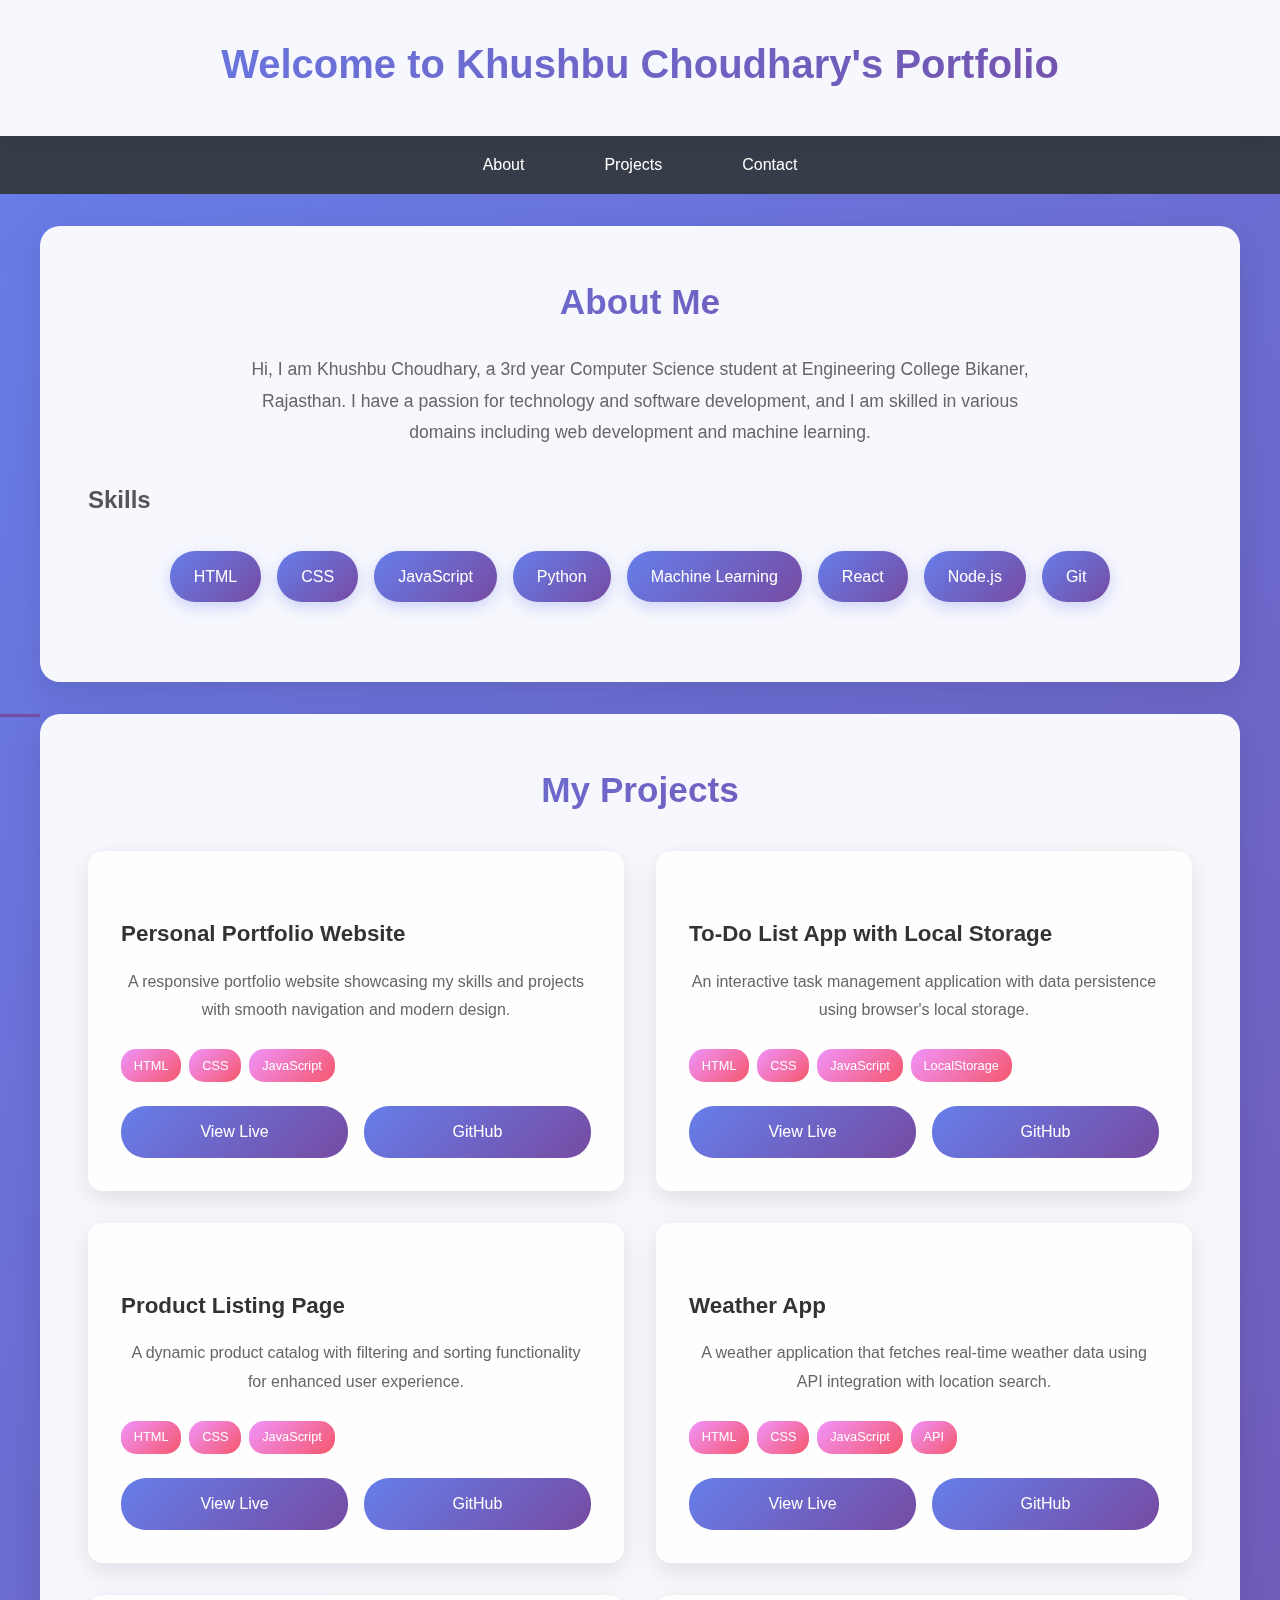
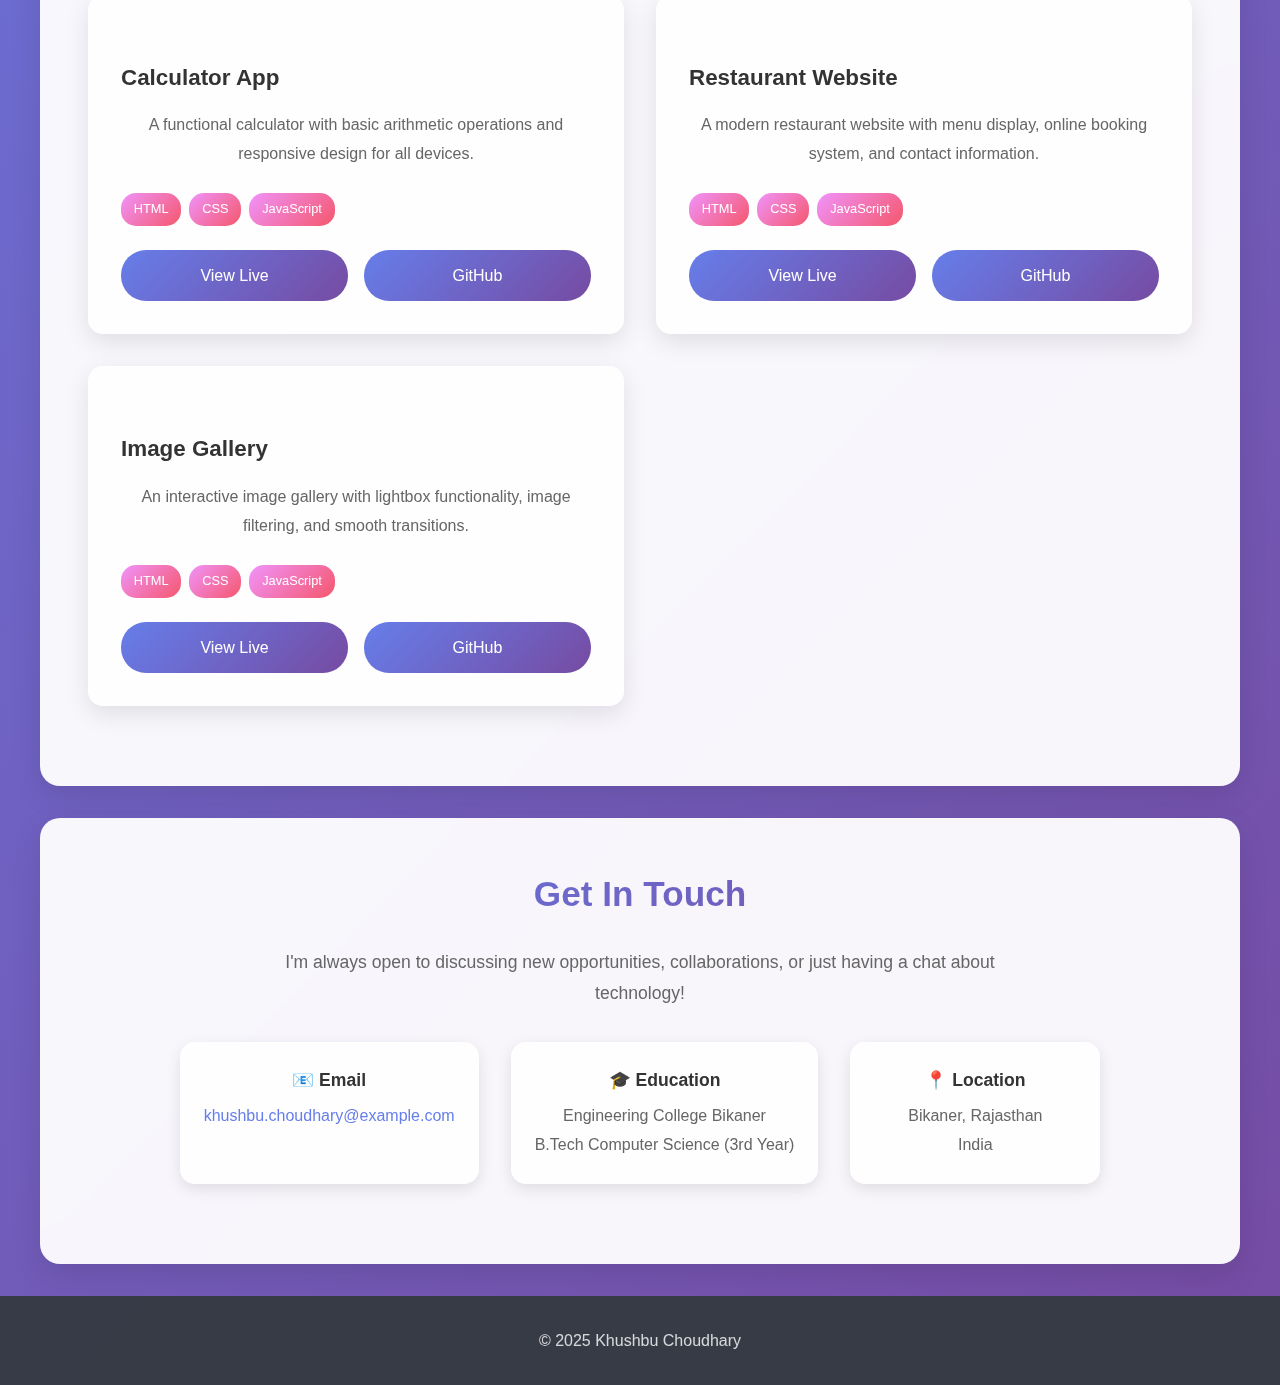
<file: Portfolio/index.html>
<!DOCTYPE html>
<html lang="en">
<head>
    <meta charset="UTF-8">
    <meta name="viewport" content="width=device-width, initial-scale=1.0">
    <title>Khushbu Choudhary's Portfolio</title>
    <link rel="stylesheet" href="style.css">
</head>
<body>
    <header>
        <h1>Welcome to Khushbu Choudhary's Portfolio</h1>
    </header>
    <nav>
        <ul>
            <li><a href="#about">About</a></li>
            <li><a href="#projects">Projects</a></li>
            <li><a href="#contact">Contact</a></li>
        </ul>
    </nav>
    <section id="about">
        <h2>About Me</h2>
        <p>Hi, I am Khushbu Choudhary, a 3rd year Computer Science student at Engineering College Bikaner, Rajasthan. I have a passion for technology and software development, and I am skilled in various domains including web development and machine learning.</p>
        
        <h3>Skills</h3>
        <div class="skills-container">
            <span class="skill">HTML</span>
            <span class="skill">CSS</span>
            <span class="skill">JavaScript</span>
            <span class="skill">Python</span>
            <span class="skill">Machine Learning</span>
            <span class="skill">React</span>
            <span class="skill">Node.js</span>
            <span class="skill">Git</span>
        </div>
    </section>
    
    <section id="projects">
        <h2>My Projects</h2>
        <div class="projects-grid">
            <!-- Current Projects from Task 4 -->
            <div class="project-card">
                <h3>Personal Portfolio Website</h3>
                <p>A responsive portfolio website showcasing my skills and projects with smooth navigation and modern design.</p>
                <div class="tech-stack">
                    <span class="tech">HTML</span>
                    <span class="tech">CSS</span>
                    <span class="tech">JavaScript</span>
                </div>
                <div class="project-links">
                    <a href="#" class="project-link">View Live</a>
                    <a href="#" class="project-link">GitHub</a>
                </div>
            </div>

            <div class="project-card">
                <h3>To-Do List App with Local Storage</h3>
                <p>An interactive task management application with data persistence using browser's local storage.</p>
                <div class="tech-stack">
                    <span class="tech">HTML</span>
                    <span class="tech">CSS</span>
                    <span class="tech">JavaScript</span>
                    <span class="tech">LocalStorage</span>
                </div>
                <div class="project-links">
                    <a href="../todo-app/index.html" class="project-link">View Live</a>
                    <a href="#" class="project-link">GitHub</a>
                </div>
            </div>

            <div class="project-card">
                <h3>Product Listing Page</h3>
                <p>A dynamic product catalog with filtering and sorting functionality for enhanced user experience.</p>
                <div class="tech-stack">
                    <span class="tech">HTML</span>
                    <span class="tech">CSS</span>
                    <span class="tech">JavaScript</span>
                </div>
                <div class="project-links">
                    <a href="../product-listing/index.html" class="project-link">View Live</a>
                    <a href="#" class="project-link">GitHub</a>
                </div>
            </div>

            <!-- Basic Web Development Projects -->
            <div class="project-card">
                <h3>Weather App</h3>
                <p>A weather application that fetches real-time weather data using API integration with location search.</p>
                <div class="tech-stack">
                    <span class="tech">HTML</span>
                    <span class="tech">CSS</span>
                    <span class="tech">JavaScript</span>
                    <span class="tech">API</span>
                </div>
                <div class="project-links">
                    <a href="#" class="project-link">View Live</a>
                    <a href="#" class="project-link">GitHub</a>
                </div>
            </div>

            <div class="project-card">
                <h3>Calculator App</h3>
                <p>A functional calculator with basic arithmetic operations and responsive design for all devices.</p>
                <div class="tech-stack">
                    <span class="tech">HTML</span>
                    <span class="tech">CSS</span>
                    <span class="tech">JavaScript</span>
                </div>
                <div class="project-links">
                    <a href="#" class="project-link">View Live</a>
                    <a href="#" class="project-link">GitHub</a>
                </div>
            </div>

            <div class="project-card">
                <h3>Restaurant Website</h3>
                <p>A modern restaurant website with menu display, online booking system, and contact information.</p>
                <div class="tech-stack">
                    <span class="tech">HTML</span>
                    <span class="tech">CSS</span>
                    <span class="tech">JavaScript</span>
                </div>
                <div class="project-links">
                    <a href="#" class="project-link">View Live</a>
                    <a href="#" class="project-link">GitHub</a>
                </div>
            </div>

            <div class="project-card">
                <h3>Image Gallery</h3>
                <p>An interactive image gallery with lightbox functionality, image filtering, and smooth transitions.</p>
                <div class="tech-stack">
                    <span class="tech">HTML</span>
                    <span class="tech">CSS</span>
                    <span class="tech">JavaScript</span>
                </div>
                <div class="project-links">
                    <a href="#" class="project-link">View Live</a>
                    <a href="#" class="project-link">GitHub</a>
                </div>
            </div>
        </div>
    </section>
    <section id="contact">
        <h2>Get In Touch</h2>
        <p>I'm always open to discussing new opportunities, collaborations, or just having a chat about technology!</p>
        
        <div class="contact-info">
            <div class="contact-item">
                <h4>📧 Email</h4>
                <p><a href="mailto:khushbu.choudhary@example.com">khushbu.choudhary@example.com</a></p>
            </div>
            
            <div class="contact-item">
                <h4>🎓 Education</h4>
                <p>Engineering College Bikaner</p>
                <p>B.Tech Computer Science (3rd Year)</p>
            </div>
            
            <div class="contact-item">
                <h4>📍 Location</h4>
                <p>Bikaner, Rajasthan</p>
                <p>India</p>
            </div>
        </div>
    </section>
    <footer>
        <p>© 2025 Khushbu Choudhary</p>
    </footer>
    <script src="script.js"></script>
</body>
</html>
</file>
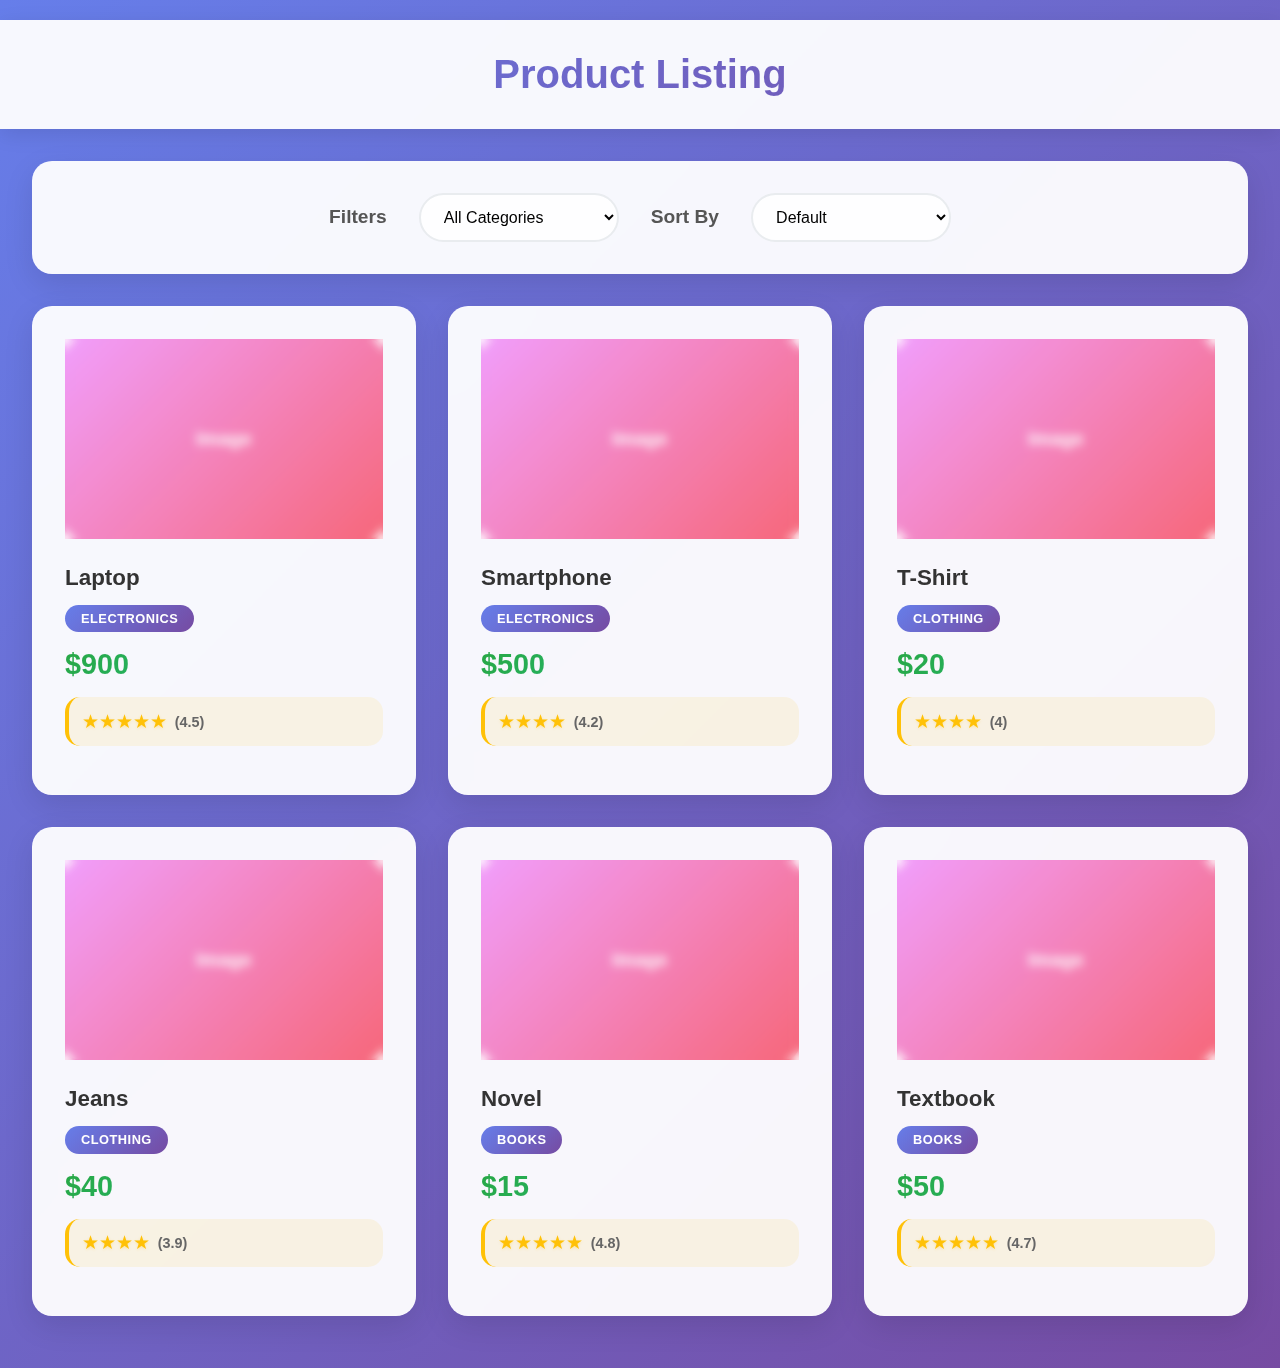
<file: Product_listing/index.html>
<!DOCTYPE html>
<html lang="en">
<head>
    <meta charset="UTF-8">
    <meta name="viewport" content="width=device-width, initial-scale=1.0">
    <title>Product Listing Page</title>
    <link rel="stylesheet" href="style.css">
</head>
<body>
    <header>
        <h1>Product Listing</h1>
    </header>

    <div class="filter-section">
        <h3>Filters</h3>
        <select id="categoryFilter">
            <option value="all">All Categories</option>
            <option value="electronics">Electronics</option>
            <option value="clothing">Clothing</option>
            <option value="books">Books</option>
        </select>

        <h3>Sort By</h3>
        <select id="sortCriteria">
            <option value="default">Default</option>
            <option value="priceLowHigh">Price: Low to High</option>
            <option value="priceHighLow">Price: High to Low</option>
            <option value="ratingHighLow">Highest Rating</option>
        </select>
    </div>

    <div class="product-container" id="productContainer">
        <!-- Products will be listed here -->
    </div>

    <script src="script.js"></script>
</body>
</html>
</file>
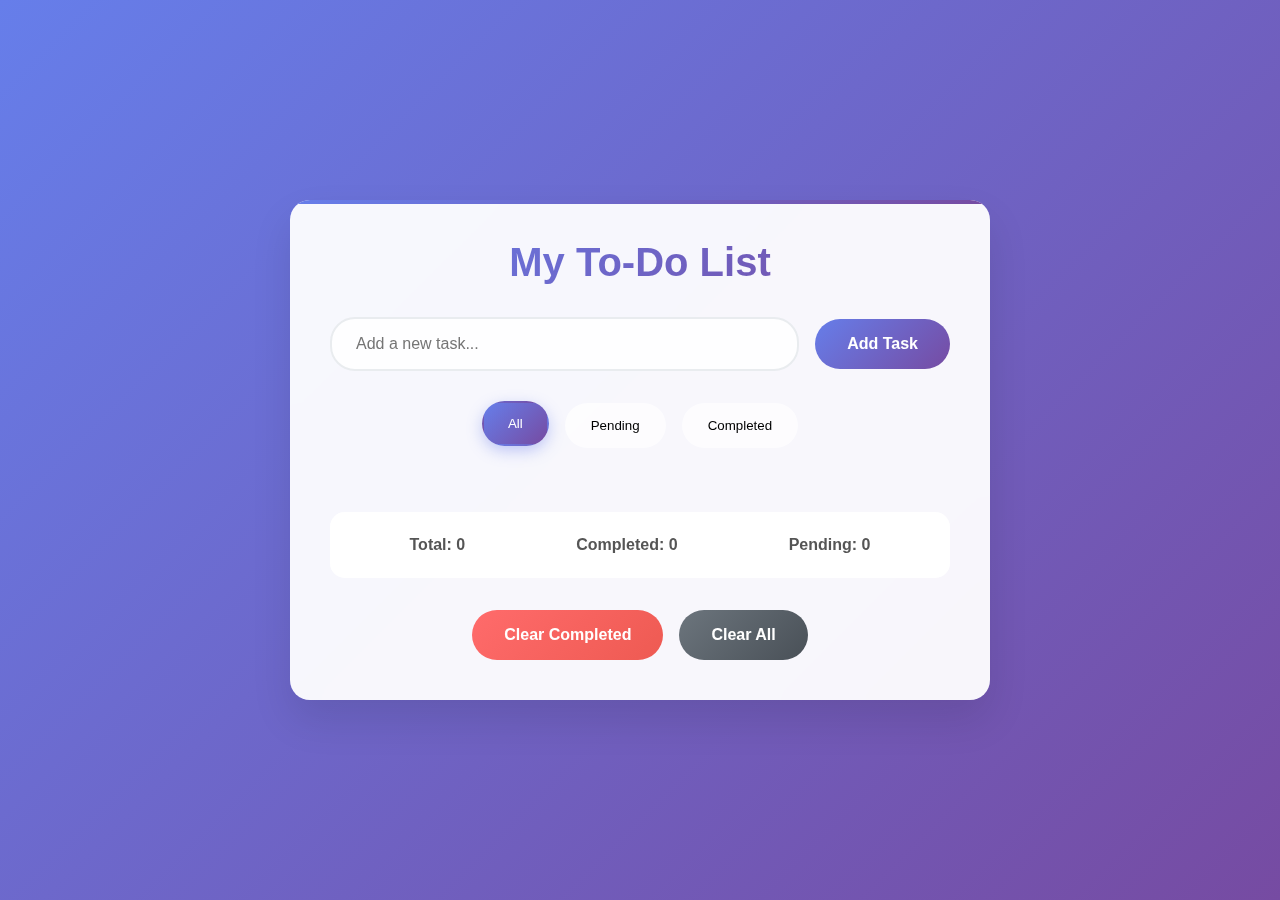
<file: todo/index.html>
<!DOCTYPE html>
<html lang="en">
<head>
    <meta charset="UTF-8">
    <meta name="viewport" content="width=device-width, initial-scale=1.0">
    <title>To-Do List App</title>
    <link rel="stylesheet" href="style.css">
</head>
<body>
    <div class="container">
        <header>
            <h1>My To-Do List</h1>
        </header>
        
        <div class="input-section">
            <input type="text" id="taskInput" placeholder="Add a new task..." maxlength="100">
            <button id="addBtn">Add Task</button>
        </div>
        
        <div class="filter-section">
            <button class="filter-btn active" data-filter="all">All</button>
            <button class="filter-btn" data-filter="pending">Pending</button>
            <button class="filter-btn" data-filter="completed">Completed</button>
        </div>
        
        <div class="tasks-container">
            <ul id="taskList"></ul>
        </div>
        
        <div class="stats">
            <span id="totalTasks">Total: 0</span>
            <span id="completedTasks">Completed: 0</span>
            <span id="pendingTasks">Pending: 0</span>
        </div>
        
        <div class="actions">
            <button id="clearCompleted">Clear Completed</button>
            <button id="clearAll">Clear All</button>
        </div>
    </div>
    
    <script src="script.js"></script>
</body>
</html>
</file>
<file: Portfolio/style.css>
* {
    margin: 0;
    padding: 0;
    box-sizing: border-box;
}

body {
    font-family: 'Segoe UI', Tahoma, Geneva, Verdana, sans-serif;
    line-height: 1.6;
    color: #333;
    background: linear-gradient(135deg, #667eea 0%, #764ba2 100%);
    min-height: 100vh;
}

/* Header Styles */
header {
    background: rgba(255, 255, 255, 0.95);
    backdrop-filter: blur(10px);
    padding: 2rem 0;
    text-align: center;
    box-shadow: 0 2px 20px rgba(0, 0, 0, 0.1);
    position: sticky;
    top: 0;
    z-index: 100;
}

header h1 {
    font-size: 2.5rem;
    background: linear-gradient(135deg, #667eea, #764ba2);
    -webkit-background-clip: text;
    -webkit-text-fill-color: transparent;
    background-clip: text;
    margin-bottom: 0.5rem;
    font-weight: 700;
}

/* Navigation Styles */
nav {
    background: rgba(52, 58, 64, 0.95);
    backdrop-filter: blur(10px);
    padding: 1rem 0;
    position: sticky;
    top: 0;
    z-index: 99;
}

nav ul {
    list-style: none;
    display: flex;
    justify-content: center;
    gap: 2rem;
    max-width: 1200px;
    margin: 0 auto;
    padding: 0 2rem;
}

nav ul li a {
    color: white;
    text-decoration: none;
    font-weight: 500;
    padding: 0.8rem 1.5rem;
    border-radius: 25px;
    transition: all 0.3s ease;
    position: relative;
    overflow: hidden;
}

nav ul li a:hover {
    background: linear-gradient(135deg, #667eea, #764ba2);
    transform: translateY(-2px);
    box-shadow: 0 5px 15px rgba(102, 126, 234, 0.4);
}

/* Container for all sections */
.container {
    max-width: 1200px;
    margin: 0 auto;
    padding: 0 2rem;
}

/* Section Styles */
section {
    background: rgba(255, 255, 255, 0.95);
    margin: 2rem auto;
    padding: 3rem;
    border-radius: 20px;
    box-shadow: 0 10px 30px rgba(0, 0, 0, 0.1);
    backdrop-filter: blur(10px);
    max-width: 1200px;
}

section h2 {
    font-size: 2.2rem;
    margin-bottom: 1.5rem;
    text-align: center;
    background: linear-gradient(135deg, #667eea, #764ba2);
    -webkit-background-clip: text;
    -webkit-text-fill-color: transparent;
    background-clip: text;
    font-weight: 600;
}

section h3 {
    font-size: 1.5rem;
    margin: 2rem 0 1rem 0;
    color: #555;
}

section p {
    font-size: 1.1rem;
    line-height: 1.8;
    color: #666;
    text-align: center;
    max-width: 800px;
    margin: 0 auto 2rem auto;
}

/* Skills Container */
.skills-container {
    display: flex;
    flex-wrap: wrap;
    gap: 1rem;
    justify-content: center;
    margin: 2rem 0;
}

.skill {
    background: linear-gradient(135deg, #667eea, #764ba2);
    color: white;
    padding: 0.8rem 1.5rem;
    border-radius: 25px;
    font-weight: 500;
    box-shadow: 0 5px 15px rgba(102, 126, 234, 0.3);
    transition: all 0.3s ease;
    cursor: default;
}

.skill:hover {
    transform: translateY(-3px);
    box-shadow: 0 8px 25px rgba(102, 126, 234, 0.4);
}

/* Projects Grid */
.projects-grid {
    display: grid;
    grid-template-columns: repeat(auto-fit, minmax(350px, 1fr));
    gap: 2rem;
    margin: 2rem 0;
}

.project-card {
    background: rgba(255, 255, 255, 0.9);
    border-radius: 15px;
    padding: 2rem;
    box-shadow: 0 8px 25px rgba(0, 0, 0, 0.1);
    transition: all 0.3s ease;
    border: 1px solid rgba(255, 255, 255, 0.2);
}

.project-card::before {
    content: '';
    position: absolute;
    top: 0;
    left: -100%;
    width: 100%;
    height: 3px;
    background: linear-gradient(135deg, #667eea, #764ba2);
    transition: all 0.3s ease;
}

.project-card:hover::before {
    left: 0;
}

.project-card:hover {
    transform: translateY(-10px);
    box-shadow: 0 15px 40px rgba(0, 0, 0, 0.15);
}

.project-card h3 {
    font-size: 1.4rem;
    margin-bottom: 1rem;
    color: #333;
}

.project-card p {
    color: #666;
    margin-bottom: 1.5rem;
    font-size: 1rem;
}

/* Tech Stack Styles */
.tech-stack {
    display: flex;
    flex-wrap: wrap;
    gap: 0.5rem;
    margin: 1rem 0;
}

.tech {
    background: linear-gradient(135deg, #f093fb, #f5576c);
    color: white;
    padding: 0.4rem 0.8rem;
    border-radius: 15px;
    font-size: 0.8rem;
    font-weight: 500;
}

/* Project Links */
.project-links {
    display: flex;
    gap: 1rem;
    margin-top: 1.5rem;
}

.project-link {
    background: linear-gradient(135deg, #667eea, #764ba2);
    color: white;
    padding: 0.8rem 1.5rem;
    text-decoration: none;
    border-radius: 25px;
    font-weight: 500;
    transition: all 0.3s ease;
    text-align: center;
    flex: 1;
}

.project-link:hover {
    transform: translateY(-2px);
    box-shadow: 0 5px 15px rgba(102, 126, 234, 0.4);
}

/* Contact Section */
#contact {
    text-align: center;
}

.contact-info {
    display: flex;
    justify-content: center;
    gap: 2rem;
    flex-wrap: wrap;
    margin: 2rem 0;
}

.contact-item {
    background: rgba(255, 255, 255, 0.9);
    padding: 1.5rem;
    border-radius: 15px;
    box-shadow: 0 5px 15px rgba(0, 0, 0, 0.1);
    transition: all 0.3s ease;
    min-width: 250px;
}

.contact-item:hover {
    transform: translateY(-5px);
    box-shadow: 0 10px 25px rgba(0, 0, 0, 0.15);
}

.contact-item h4 {
    color: #333;
    margin-bottom: 0.5rem;
    font-size: 1.1rem;
}

.contact-item p {
    color: #666;
    margin: 0;
    font-size: 1rem;
}

.contact-item a {
    color: #667eea;
    text-decoration: none;
    font-weight: 500;
}

.contact-item a:hover {
    color: #764ba2;
}

/* Footer Styles */
footer {
    background: rgba(52, 58, 64, 0.95);
    color: white;
    text-align: center;
    padding: 2rem;
    margin-top: 2rem;
    backdrop-filter: blur(10px);
}

footer p {
    margin: 0;
    font-size: 1rem;
    color: rgba(255, 255, 255, 0.8);
}

/* Responsive Design */
@media (max-width: 768px) {
    header h1 {
        font-size: 2rem;
    }
    
    nav ul {
        flex-direction: column;
        gap: 0.5rem;
        padding: 1rem;
    }
    
    section {
        margin: 1rem;
        padding: 2rem 1.5rem;
    }
    
    .projects-grid {
        grid-template-columns: 1fr;
        gap: 1.5rem;
    }
    
    .contact-info {
        flex-direction: column;
        align-items: center;
    }
    
    .project-links {
        flex-direction: column;
    }
    
    .skills-container {
        justify-content: center;
    }
}

@media (max-width: 480px) {
    header h1 {
        font-size: 1.8rem;
    }
    
    section h2 {
        font-size: 1.8rem;
    }
    
    section {
        margin: 0.5rem;
        padding: 1.5rem 1rem;
    }
}
</file>
<file: Product_listing/style.css>
* {
    margin: 0;
    padding: 0;
    box-sizing: border-box;
}

body {
    font-family: 'Segoe UI', Tahoma, Geneva, Verdana, sans-serif;
    background: linear-gradient(135deg, #667eea 0%, #764ba2 100%);
    min-height: 100vh;
    padding: 20px 0;
}

header {
    background: rgba(255, 255, 255, 0.95);
    backdrop-filter: blur(10px);
    color: #333;
    text-align: center;
    padding: 2rem 0;
    margin-bottom: 2rem;
    box-shadow: 0 5px 20px rgba(0, 0, 0, 0.1);
    position: sticky;
    top: 0;
    z-index: 100;
}

header h1 {
    font-size: 2.5rem;
    background: linear-gradient(135deg, #667eea, #764ba2);
    -webkit-background-clip: text;
    -webkit-text-fill-color: transparent;
    background-clip: text;
    font-weight: 700;
    margin: 0;
}

.filter-section {
    background: rgba(255, 255, 255, 0.95);
    backdrop-filter: blur(10px);
    padding: 2rem;
    margin: 0 2rem 2rem 2rem;
    border-radius: 20px;
    box-shadow: 0 10px 30px rgba(0, 0, 0, 0.1);
    display: flex;
    flex-wrap: wrap;
    gap: 2rem;
    align-items: center;
    justify-content: center;
}

.filter-group {
    display: flex;
    flex-direction: column;
    gap: 0.5rem;
    align-items: center;
}

.filter-section h3 {
    font-size: 1.2rem;
    color: #555;
    font-weight: 600;
    margin: 0;
}

.filter-section select {
    padding: 0.8rem 1.2rem;
    border: 2px solid #e9ecef;
    border-radius: 25px;
    font-size: 1rem;
    background: rgba(255, 255, 255, 0.9);
    cursor: pointer;
    transition: all 0.3s ease;
    min-width: 200px;
}

.filter-section select:focus {
    outline: none;
    border-color: #667eea;
    box-shadow: 0 0 0 3px rgba(102, 126, 234, 0.1);
    transform: translateY(-2px);
}

.filter-section select:hover {
    border-color: #667eea;
    transform: translateY(-1px);
}

.product-container {
    display: grid;
    grid-template-columns: repeat(auto-fill, minmax(300px, 1fr));
    gap: 2rem;
    padding: 0 2rem 2rem 2rem;
    max-width: 1400px;
    margin: 0 auto;
}

.product-card {
    background: rgba(255, 255, 255, 0.95);
    backdrop-filter: blur(10px);
    border-radius: 20px;
    padding: 2rem;
    box-shadow: 0 10px 30px rgba(0, 0, 0, 0.1);
    transition: all 0.3s ease;
    position: relative;
    overflow: hidden;
    border: 1px solid rgba(255, 255, 255, 0.2);
}

.product-card::before {
    content: '';
    position: absolute;
    top: 0;
    left: -100%;
    width: 100%;
    height: 4px;
    background: linear-gradient(135deg, #667eea, #764ba2);
    transition: all 0.3s ease;
}

.product-card:hover::before {
    left: 0;
}

.product-card:hover {
    transform: translateY(-10px);
    box-shadow: 0 20px 50px rgba(0, 0, 0, 0.15);
}

.product-image {
    width: 100%;
    height: 200px;
    background: linear-gradient(135deg, #f093fb, #f5576c);
    border-radius: 15px;
    display: flex;
    align-items: center;
    justify-content: center;
    color: white;
    margin-bottom: 1.5rem;
    font-size: 1.2rem;
    font-weight: 600;
    position: relative;
    overflow: hidden;
}

.product-image::before {
    content: '';
    position: absolute;
    top: 0;
    left: 0;
    right: 0;
    bottom: 0;
    background: rgba(255, 255, 255, 0.1);
    backdrop-filter: blur(5px);
}

.product-image span {
    position: relative;
    z-index: 1;
}

.product-title {
    font-size: 1.4rem;
    font-weight: 700;
    margin-bottom: 0.8rem;
    color: #333;
    line-height: 1.3;
}

.product-category {
    display: inline-block;
    background: linear-gradient(135deg, #667eea, #764ba2);
    color: white;
    padding: 0.4rem 1rem;
    border-radius: 20px;
    font-size: 0.8rem;
    font-weight: 600;
    text-transform: uppercase;
    letter-spacing: 0.5px;
    margin-bottom: 1rem;
}

.product-price {
    font-size: 1.8rem;
    font-weight: 700;
    background: linear-gradient(135deg, #28a745, #20c997);
    -webkit-background-clip: text;
    -webkit-text-fill-color: transparent;
    background-clip: text;
    margin-bottom: 1rem;
}

.product-rating {
    display: flex;
    align-items: center;
    gap: 0.5rem;
    margin-bottom: 1rem;
    padding: 0.8rem;
    background: rgba(255, 193, 7, 0.1);
    border-radius: 15px;
    border-left: 4px solid #ffc107;
}

.stars {
    color: #ffc107;
    font-size: 1.2rem;
    text-shadow: 0 1px 3px rgba(255, 193, 7, 0.3);
}

.rating-value {
    color: #666;
    font-weight: 600;
    font-size: 0.9rem;
}

.product-description {
    color: #666;
    font-size: 0.95rem;
    line-height: 1.6;
    margin-bottom: 1.5rem;
}

.add-to-cart {
    width: 100%;
    padding: 1rem;
    background: linear-gradient(135deg, #667eea, #764ba2);
    color: white;
    border: none;
    border-radius: 25px;
    font-size: 1rem;
    font-weight: 600;
    cursor: pointer;
    transition: all 0.3s ease;
    text-transform: uppercase;
    letter-spacing: 0.5px;
}

.add-to-cart:hover {
    transform: translateY(-2px);
    box-shadow: 0 10px 25px rgba(102, 126, 234, 0.4);
}

.no-products {
    text-align: center;
    padding: 4rem 2rem;
    color: white;
    font-size: 1.2rem;
    background: rgba(255, 255, 255, 0.1);
    backdrop-filter: blur(10px);
    border-radius: 20px;
    margin: 2rem;
}

/* Loading Animation */
.loading {
    display: flex;
    justify-content: center;
    align-items: center;
    height: 200px;
}

.spinner {
    width: 40px;
    height: 40px;
    border: 4px solid rgba(255, 255, 255, 0.3);
    border-top: 4px solid #667eea;
    border-radius: 50%;
    animation: spin 1s linear infinite;
}

@keyframes spin {
    0% { transform: rotate(0deg); }
    100% { transform: rotate(360deg); }
}

/* Responsive Design */
@media (max-width: 1200px) {
    .product-container {
        grid-template-columns: repeat(auto-fill, minmax(280px, 1fr));
        gap: 1.5rem;
    }
}

@media (max-width: 768px) {
    body {
        padding: 10px 0;
    }
    
    header {
        padding: 1.5rem 1rem;
        margin-bottom: 1rem;
    }
    
    header h1 {
        font-size: 2rem;
    }
    
    .filter-section {
        margin: 0 1rem 1rem 1rem;
        padding: 1.5rem;
        flex-direction: column;
        gap: 1.5rem;
    }
    
    .filter-section select {
        min-width: 100%;
    }
    
    .product-container {
        grid-template-columns: 1fr;
        gap: 1.5rem;
        padding: 0 1rem 1rem 1rem;
    }
    
    .product-card {
        padding: 1.5rem;
    }
    
    .product-title {
        font-size: 1.2rem;
    }
    
    .product-price {
        font-size: 1.5rem;
    }
}

@media (max-width: 480px) {
    header h1 {
        font-size: 1.8rem;
    }
    
    .filter-section {
        margin: 0 0.5rem 1rem 0.5rem;
        padding: 1rem;
    }
    
    .product-container {
        padding: 0 0.5rem 1rem 0.5rem;
    }
    
    .product-card {
        padding: 1rem;
    }
}
</file>
<file: todo/style.css>
* {
    margin: 0;
    padding: 0;
    box-sizing: border-box;
}

body {
    font-family: 'Segoe UI', Tahoma, Geneva, Verdana, sans-serif;
    background: linear-gradient(135deg, #667eea 0%, #764ba2 100%);
    min-height: 100vh;
    display: flex;
    justify-content: center;
    align-items: center;
    padding: 20px;
}

.container {
    background: rgba(255, 255, 255, 0.95);
    backdrop-filter: blur(10px);
    border-radius: 20px;
    box-shadow: 0 20px 40px rgba(0, 0, 0, 0.1);
    width: 100%;
    max-width: 700px;
    padding: 2.5rem;
    position: relative;
    overflow: hidden;
}

.container::before {
    content: '';
    position: absolute;
    top: 0;
    left: 0;
    right: 0;
    height: 4px;
    background: linear-gradient(135deg, #667eea, #764ba2);
}

header {
    text-align: center;
    margin-bottom: 2rem;
}

header h1 {
    font-size: 2.5rem;
    background: linear-gradient(135deg, #667eea, #764ba2);
    -webkit-background-clip: text;
    -webkit-text-fill-color: transparent;
    background-clip: text;
    font-weight: 700;
    margin-bottom: 0.5rem;
}

.input-section {
    display: flex;
    gap: 1rem;
    margin-bottom: 2rem;
    align-items: center;
}

input#taskInput {
    flex: 1;
    padding: 1rem 1.5rem;
    border: 2px solid #e9ecef;
    border-radius: 25px;
    font-size: 1rem;
    transition: all 0.3s ease;
    background: rgba(255, 255, 255, 0.9);
}

input#taskInput:focus {
    outline: none;
    border-color: #667eea;
    box-shadow: 0 0 0 3px rgba(102, 126, 234, 0.1);
    transform: translateY(-2px);
}

button#addBtn {
    padding: 1rem 2rem;
    border: none;
    background: linear-gradient(135deg, #667eea, #764ba2);
    color: white;
    border-radius: 25px;
    font-weight: 600;
    cursor: pointer;
    transition: all 0.3s ease;
    font-size: 1rem;
    white-space: nowrap;
}

button#addBtn:hover {
    transform: translateY(-2px);
    box-shadow: 0 10px 25px rgba(102, 126, 234, 0.3);
}

.filter-section {
    display: flex;
    justify-content: center;
    gap: 1rem;
    margin: 2rem 0;
    flex-wrap: wrap;
}

button.filter-btn {
    padding: 0.8rem 1.5rem;
    border: none;
    background: rgba(255, 255, 255, 0.7);
    border-radius: 25px;
    cursor: pointer;
    transition: all 0.3s ease;
    font-weight: 500;
    border: 2px solid transparent;
}

button.filter-btn:hover {
    transform: translateY(-2px);
    box-shadow: 0 5px 15px rgba(0, 0, 0, 0.1);
}

button.filter-btn.active {
    background: linear-gradient(135deg, #667eea, #764ba2);
    color: white;
    transform: translateY(-2px);
    box-shadow: 0 5px 15px rgba(102, 126, 234, 0.4);
}

.tasks-container {
    margin: 2rem 0;
    max-height: 400px;
    overflow-y: auto;
}

.tasks-container::-webkit-scrollbar {
    width: 6px;
}

.tasks-container::-webkit-scrollbar-track {
    background: rgba(255, 255, 255, 0.1);
    border-radius: 3px;
}

.tasks-container::-webkit-scrollbar-thumb {
    background: linear-gradient(135deg, #667eea, #764ba2);
    border-radius: 3px;
}

ul#taskList {
    list-style: none;
}

ul#taskList li {
    background: rgba(255, 255, 255, 0.8);
    margin-bottom: 1rem;
    padding: 1.5rem;
    border-radius: 15px;
    display: flex;
    justify-content: space-between;
    align-items: center;
    box-shadow: 0 5px 15px rgba(0, 0, 0, 0.05);
    transition: all 0.3s ease;
    border-left: 4px solid transparent;
}

ul#taskList li:hover {
    transform: translateX(5px);
    box-shadow: 0 8px 25px rgba(0, 0, 0, 0.1);
    border-left-color: #667eea;
}

ul#taskList li.completed {
    opacity: 0.7;
    text-decoration: line-through;
    background: rgba(40, 167, 69, 0.1);
    border-left-color: #28a745;
}

.task-content {
    flex: 1;
    margin-right: 1rem;
    font-size: 1rem;
    color: #333;
}

.task-actions {
    display: flex;
    gap: 0.5rem;
    align-items: center;
}

input[type="checkbox"] {
    width: 20px;
    height: 20px;
    margin-right: 1rem;
    cursor: pointer;
    accent-color: #667eea;
}

.delete-btn {
    background: linear-gradient(135deg, #ff6b6b, #ee5a52);
    color: white;
    border: none;
    padding: 0.5rem 1rem;
    border-radius: 20px;
    cursor: pointer;
    font-size: 0.8rem;
    transition: all 0.3s ease;
    font-weight: 500;
}

.delete-btn:hover {
    transform: scale(1.05);
    box-shadow: 0 5px 15px rgba(255, 107, 107, 0.4);
}

.stats {
    display: flex;
    justify-content: space-around;
    margin: 2rem 0;
    padding: 1.5rem;
    background: rgba(255, 255, 255, 0.6);
    border-radius: 15px;
    backdrop-filter: blur(10px);
}

.stats span {
    font-weight: 600;
    color: #555;
    font-size: 1rem;
}

.actions {
    display: flex;
    gap: 1rem;
    justify-content: center;
    margin-top: 2rem;
}

button#clearCompleted, button#clearAll {
    padding: 1rem 2rem;
    border: none;
    border-radius: 25px;
    cursor: pointer;
    font-weight: 600;
    transition: all 0.3s ease;
    font-size: 1rem;
}

button#clearCompleted {
    background: linear-gradient(135deg, #ff6b6b, #ee5a52);
    color: white;
}

button#clearAll {
    background: linear-gradient(135deg, #6c757d, #495057);
    color: white;
}

button#clearCompleted:hover, button#clearAll:hover {
    transform: translateY(-2px);
    box-shadow: 0 8px 25px rgba(0, 0, 0, 0.2);
}

/* Responsive Design */
@media (max-width: 768px) {
    .container {
        padding: 2rem 1.5rem;
        margin: 1rem;
    }
    
    header h1 {
        font-size: 2rem;
    }
    
    .input-section {
        flex-direction: column;
        gap: 1rem;
    }
    
    button#addBtn {
        width: 100%;
    }
    
    .filter-section {
        gap: 0.5rem;
    }
    
    .stats {
        flex-direction: column;
        gap: 1rem;
        text-align: center;
    }
    
    .actions {
        flex-direction: column;
        gap: 1rem;
    }
    
    ul#taskList li {
        flex-direction: column;
        align-items: flex-start;
        gap: 1rem;
    }
    
    .task-actions {
        align-self: flex-end;
    }
}
</file>
